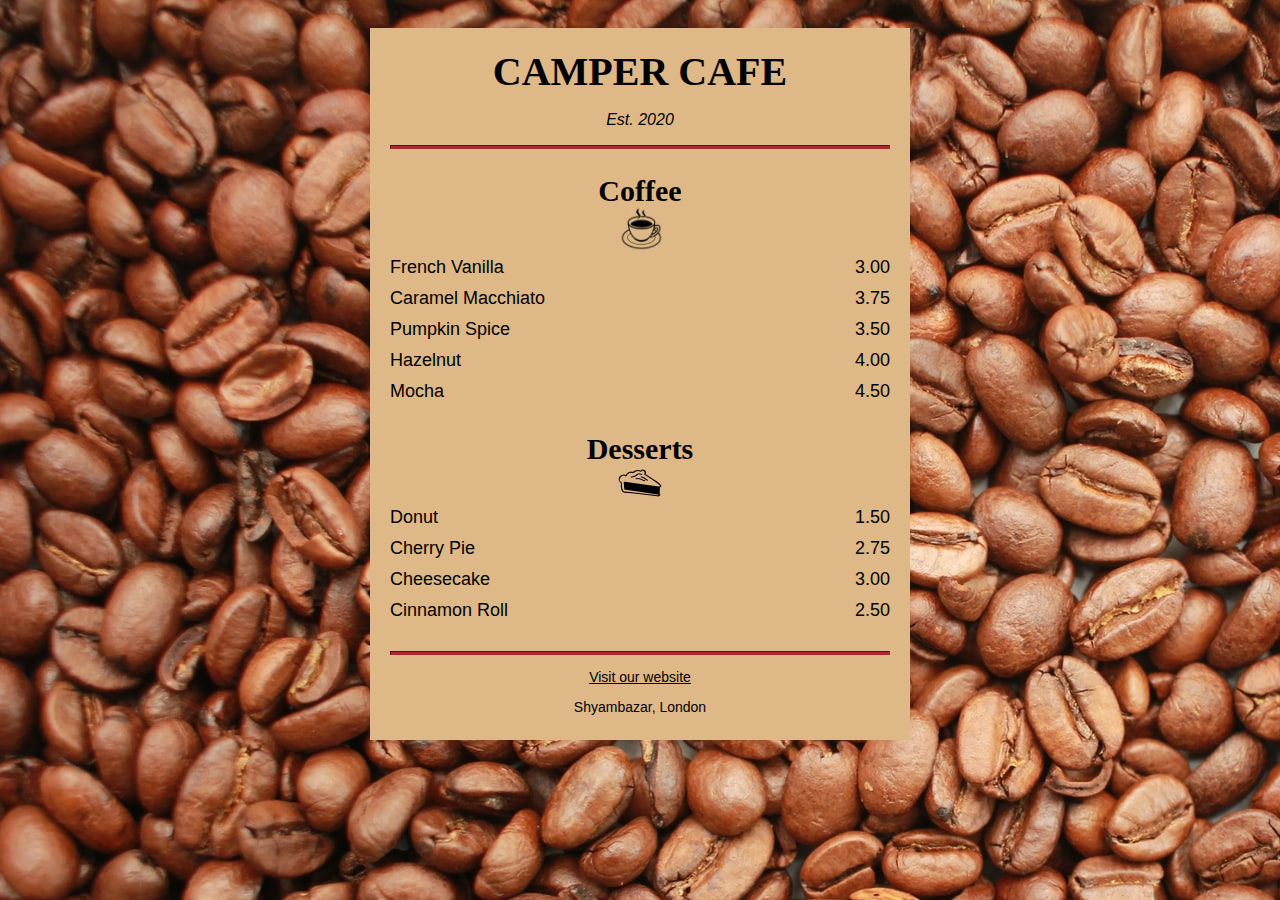
<file: Cafe/index.html>
<!DOCTYPE html>
<html lang="en">
  <head>
    <meta charset="utf-8" />
    <meta name="viewport" content="width=device-width, initial-scale=1.0" />
    <title>Cafe Menu</title>
    <link href="styles.css" rel="stylesheet"/>
  </head>
  <body>
    <div class="menu">
      <main>
        <h1>CAMPER CAFE</h1>
        <p class="established">Est. 2020</p>
        <hr>
        <section>
          <h2>Coffee</h2>
          <img src="./public/coffee.jpg" alt="coffee icon"/>
          <article class="item">
            <p class="flavor">French Vanilla</p><p class="price">3.00</p>
          </article>
          <article class="item">
            <p class="flavor">Caramel Macchiato</p><p class="price">3.75</p>
          </article>
          <article class="item">
            <p class="flavor">Pumpkin Spice</p><p class="price">3.50</p>
          </article>
          <article class="item">
            <p class="flavor">Hazelnut</p><p class="price">4.00</p>
          </article>
          <article class="item">
            <p class="flavor">Mocha</p><p class="price">4.50</p>
          </article>
        </section>
        <section>
          <h2>Desserts</h2>
          <img src="./public/pie.jpg" alt="pie icon"/>
          <article class="item">
            <p class="dessert">Donut</p><p class="price">1.50</p>
          </article>
          <article class="item">
            <p class="dessert">Cherry Pie</p><p class="price">2.75</p>
          </article>
          <article class="item">
            <p class="dessert">Cheesecake</p><p class="price">3.00</p>
          </article>
          <article class="item">
            <p class="dessert">Cinnamon Roll</p><p class="price">2.50</p>
          </article>
        </section>
      </main>
      <hr class="bottom-line">
      <footer>
        <p>
          <a href="https://www.github.com/aradhita2001" target="_blank">Visit our website</a>
        </p>
        <p class="address">Shyambazar, London</p>
      </footer>
    </div>
  </body>
</html>
</file>
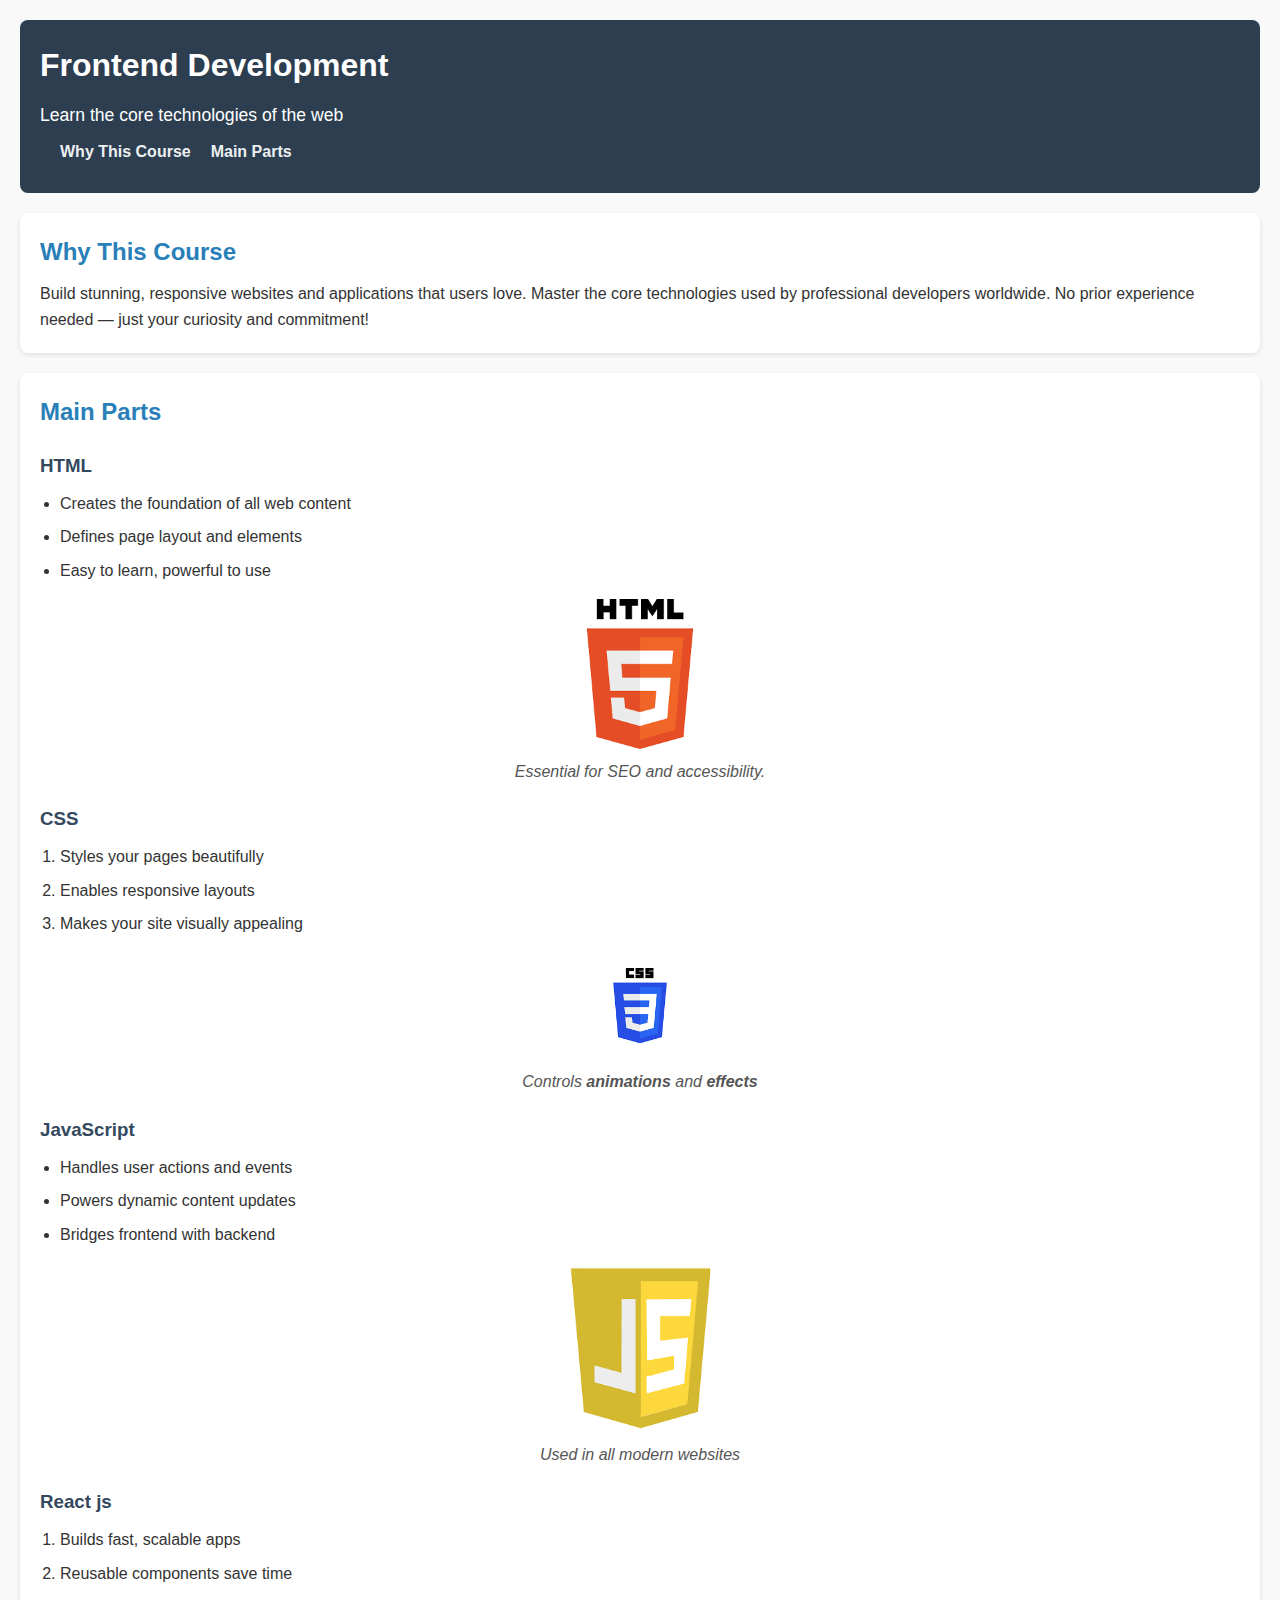
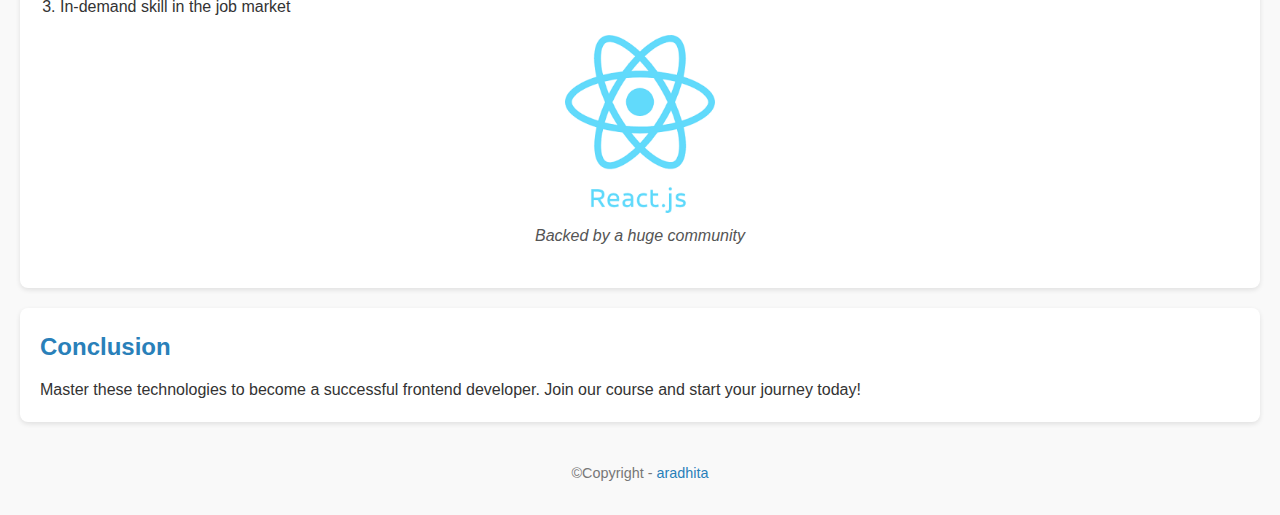
<file: First/index.html>
<!DOCTYPE html>

<html lang="en">

<head>
    <meta charset="UTF-8">
    <meta name="viewport" content="width=device-width, initial-scale=1.0">
    <link rel="stylesheet" href="style.css">
    <title>CatPhotoApp</title>
</head>

<body>
    <header>
        <h1>Frontend Development</h1>
        <p>Learn the core technologies of the web</p>
        <nav>
            <ul>
                <li><a href="#why-this-course">Why This Course</a></li>
                <li><a href="#main-parts">Main Parts</a></li>
            </ul>
        </nav>
    </header>
    <main>

        <section id="why-this-course">
            <h2>Why This Course</h2>
            <p>Build stunning, responsive websites and applications that users love.
                Master the core technologies used by professional developers worldwide.
                No prior experience needed — just your curiosity and commitment!
            </p>
            
        </section>
        <section id="main-parts">
            <h2>Main Parts</h2>
            <h3>HTML</h3>
            <ul>
                <li>Creates the foundation of all web content</li>
                <li>Defines page layout and elements</li>
                <li>Easy to learn, powerful to use</li>
            </ul>
            <figure>
                <img src="./public/html.png" alt="HTML logo">
                <figcaption>Essential for <em>SEO</em> and <em>accessibility</em>.</figcaption>
            </figure>
            <h3>CSS</h3>
            <ol>
                <li>Styles your pages beautifully</li>
                <li>Enables responsive layouts</li>
                <li>Makes your site visually appealing</li>
            </ol>
            <figure>
                <img src="./public/css.png" alt="CSS logo">
                <figcaption>Controls <strong>animations</strong> and <strong>effects</strong></figcaption>
            </figure>
            <h3>JavaScript</h3>
            <ul>
                <li>Handles user actions and events</li>
                <li>Powers dynamic content updates</li>
                <li>Bridges frontend with backend</li>
            </ul>
            <figure>
                <img src="./public/js.png" alt="JS logo">
                <figcaption>Used in all modern websites</figcaption>
            </figure>
            <h3>React js</h3>
            <ol>
                <li>Builds fast, scalable apps</li>
                <li>Reusable components save time</li>
                <li>In-demand skill in the job market</li>
            </ol>
            <figure>
                <img src="./public/react.png" alt="React logo">
                <figcaption>Backed by a huge community</figcaption>
            </figure>
        </section>
        <section>
            <h2>Conclusion</h2>
            <p>Master these technologies to become a successful frontend developer.
                Join our course and start your journey today!
            </p>
    </main>
    <footer>
        <p>
            &copy;Copyright - <a href="https://github.com/aradhita2001">aradhita</a>
        </p>
    </footer>
</body>

</html>
</file>
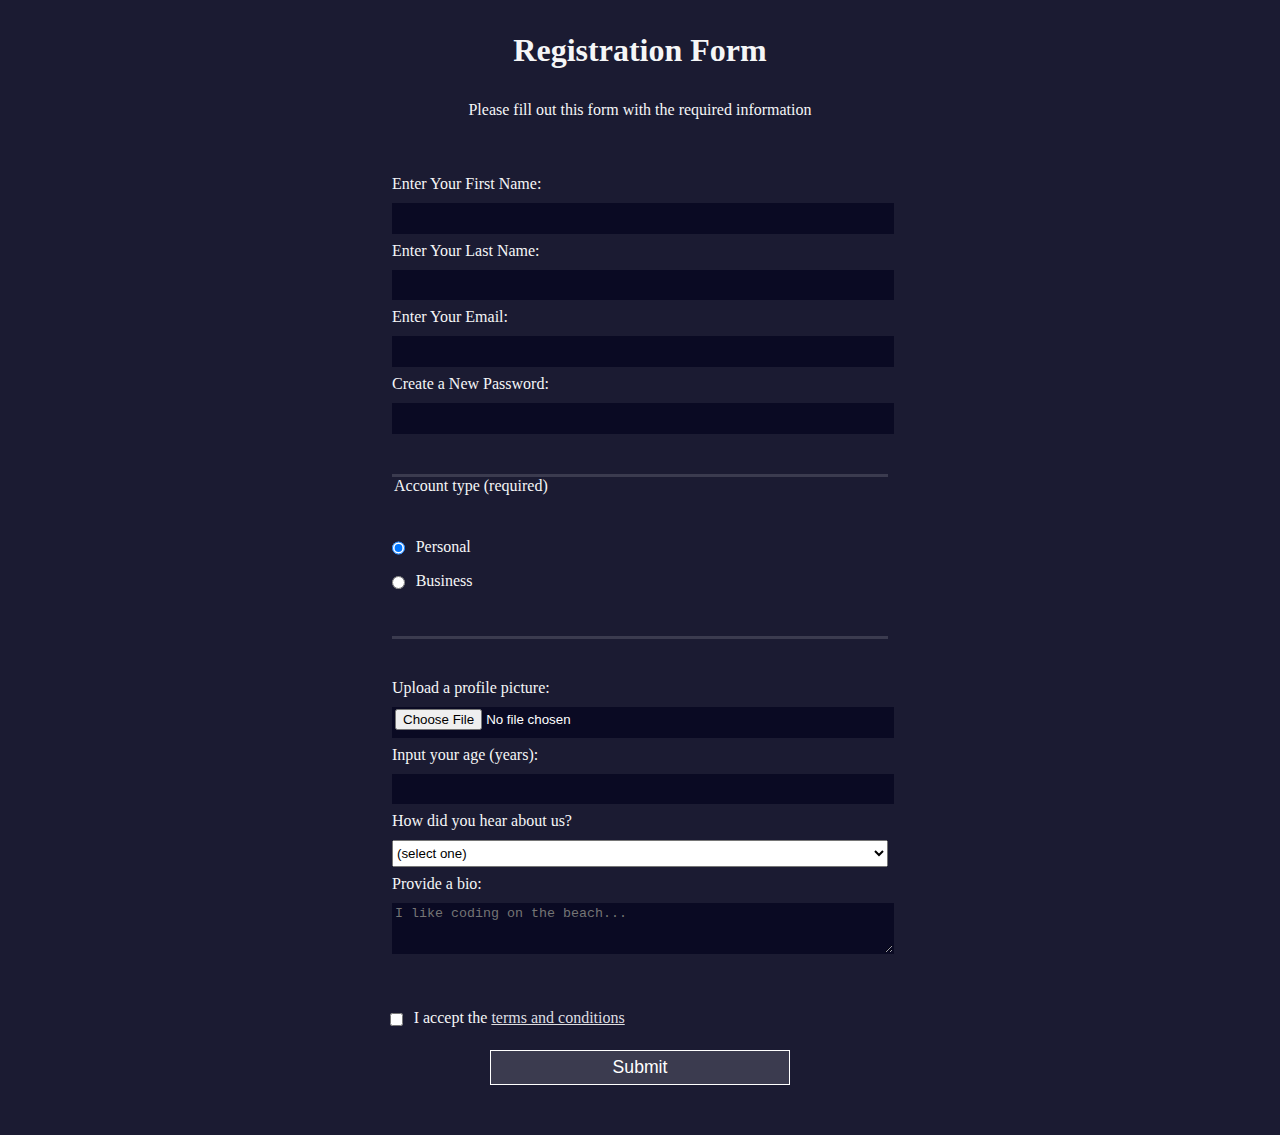
<file: Form/index.html>
<!DOCTYPE html>
<html lang="en">

<head>
    <meta charset="UTF-8">
    <meta name="viewport" content="width=device-width, initial-scale=1.0">
    <title>Registration Form</title>
    <link rel="stylesheet" href="styles.css" />
</head>

<body>
    <h1>Registration Form</h1>
    <p>Please fill out this form with the required information</p>
    <form id="form" method="post" > <!-- action='https://fakeapi.in/register' -->
        <fieldset>
            <label for="first-name">
                Enter Your First Name: <input id="first-name" name="first-name" type="text" required />
            </label>
            <label for="last-name">
                Enter Your Last Name: <input id="last-name" name="last-name" type="text" required />
            </label>
            <label for="email">
                Enter Your Email: <input id="email" name="email" type="email" required />
            </label>
            <label for="new-password">
                Create a New Password: <input id="new-password" name="new-password" type="password"
                    pattern="[A-Za-z0-9]{8,}" required />
            </label>
        </fieldset>
        <fieldset>
            <legend>Account type (required)</legend>
            <label for="personal-account">
                <input id="personal-account" type="radio" name="account-type" class="inline" checked /> Personal
            </label>
            <label for="business-account">
                <input id="business-account" type="radio" name="account-type" class="inline" /> Business
            </label>
        </fieldset>
        <fieldset>
            <label for="profile-picture">
                Upload a profile picture: <input id="profile-picture" type="file" name="file" />
            </label>
            <label for="age">
                Input your age (years): <input id="age" type="number" name="age" min="13" max="120" />
            </label>
            <label for="referrer">
                How did you hear about us?
                <select id="referrer" name="referrer">
                    <option value="">(select one)</option>
                    <option value="1">freeCodeCamp News</option>
                    <option value="2">freeCodeCamp YouTube Channel</option>
                    <option value="3">freeCodeCamp Forum</option>
                    <option value="4">Other</option>
                </select>
            </label>
            <label for="bio">
                Provide a bio:
                <textarea id="bio" name="bio" rows="3" cols="30" placeholder="I like coding on the beach..."></textarea>
            </label>
        </fieldset>
        <label for="terms-and-conditions">
            <input class="inline" id="terms-and-conditions" type="checkbox" required name="terms-and-conditions" /> I accept the <a href="tnc.html">terms and conditions</a>
        </label>
        <input id="submit" type="submit" value="Submit" />
    </form>

     <script>
        // Prevent form submission on button click
        document
            .getElementById("form")
            .addEventListener("submit", function (event) {
                event.preventDefault();
                console.log("Form submitted!");
                
            });
    </script>
</body>

</html>
</file>
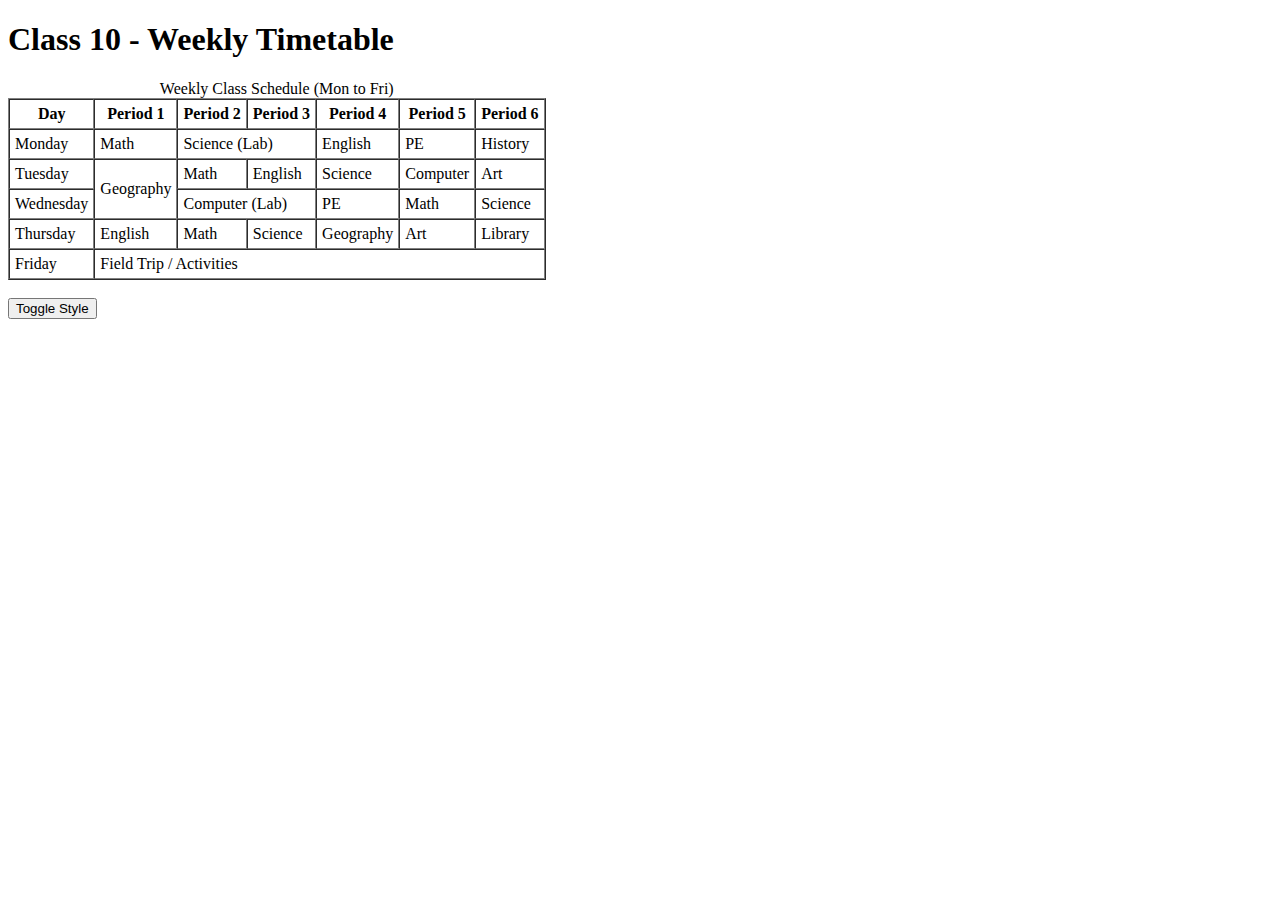
<file: Table/index.html>
<!DOCTYPE html>
<html lang="en">

<head>
    <meta charset="UTF-8">
    <meta name="viewport" content="width=device-width, initial-scale=1.0">
    <title>Document</title>
    <script src="js/script.js" defer></script>
</head>

<body>

    <h1>Class 10 - Weekly Timetable</h1>

    <table border="outline=1" cellpadding="5" cellspacing="0" id="timetable">
        <caption>Weekly Class Schedule (Mon to Fri)</caption>
        <thead>
            <tr>
                <th>Day</th>
                <th>Period 1</th>
                <th>Period 2</th>
                <th>Period 3</th>
                <th>Period 4</th>
                <th>Period 5</th>
                <th>Period 6</th>
            </tr>
        </thead>
        <tbody>
            <tr>
                <td>Monday</td>
                <td>Math</td>
                <td colspan="2">Science (Lab)</td>
                <td>English</td>
                <td>PE</td>
                <td>History</td>
            </tr>
            <tr>
                <td>Tuesday</td>
                <td rowspan="2">Geography</td>
                <td>Math</td>
                <td>English</td>
                <td>Science</td>
                <td>Computer</td>
                <td>Art</td>
            </tr>
            <tr>
                <td>Wednesday</td>
                <td colspan="2">Computer (Lab)</td>
                <td>PE</td>
                <td>Math</td>
                <td>Science</td>
            </tr>
            <tr>
                <td>Thursday</td>
                <td>English</td>
                <td>Math</td>
                <td>Science</td>
                <td>Geography</td>
                <td>Art</td>
                <td>Library</td>
            </tr>
            <tr>
                <td>Friday</td>
                <td colspan="6">Field Trip / Activities</td>
            </tr>
        </tbody>
    </table>
    <br />
    <button id="toggle-style" type="button">Toggle Style</button>
</body>

</html>
</file>
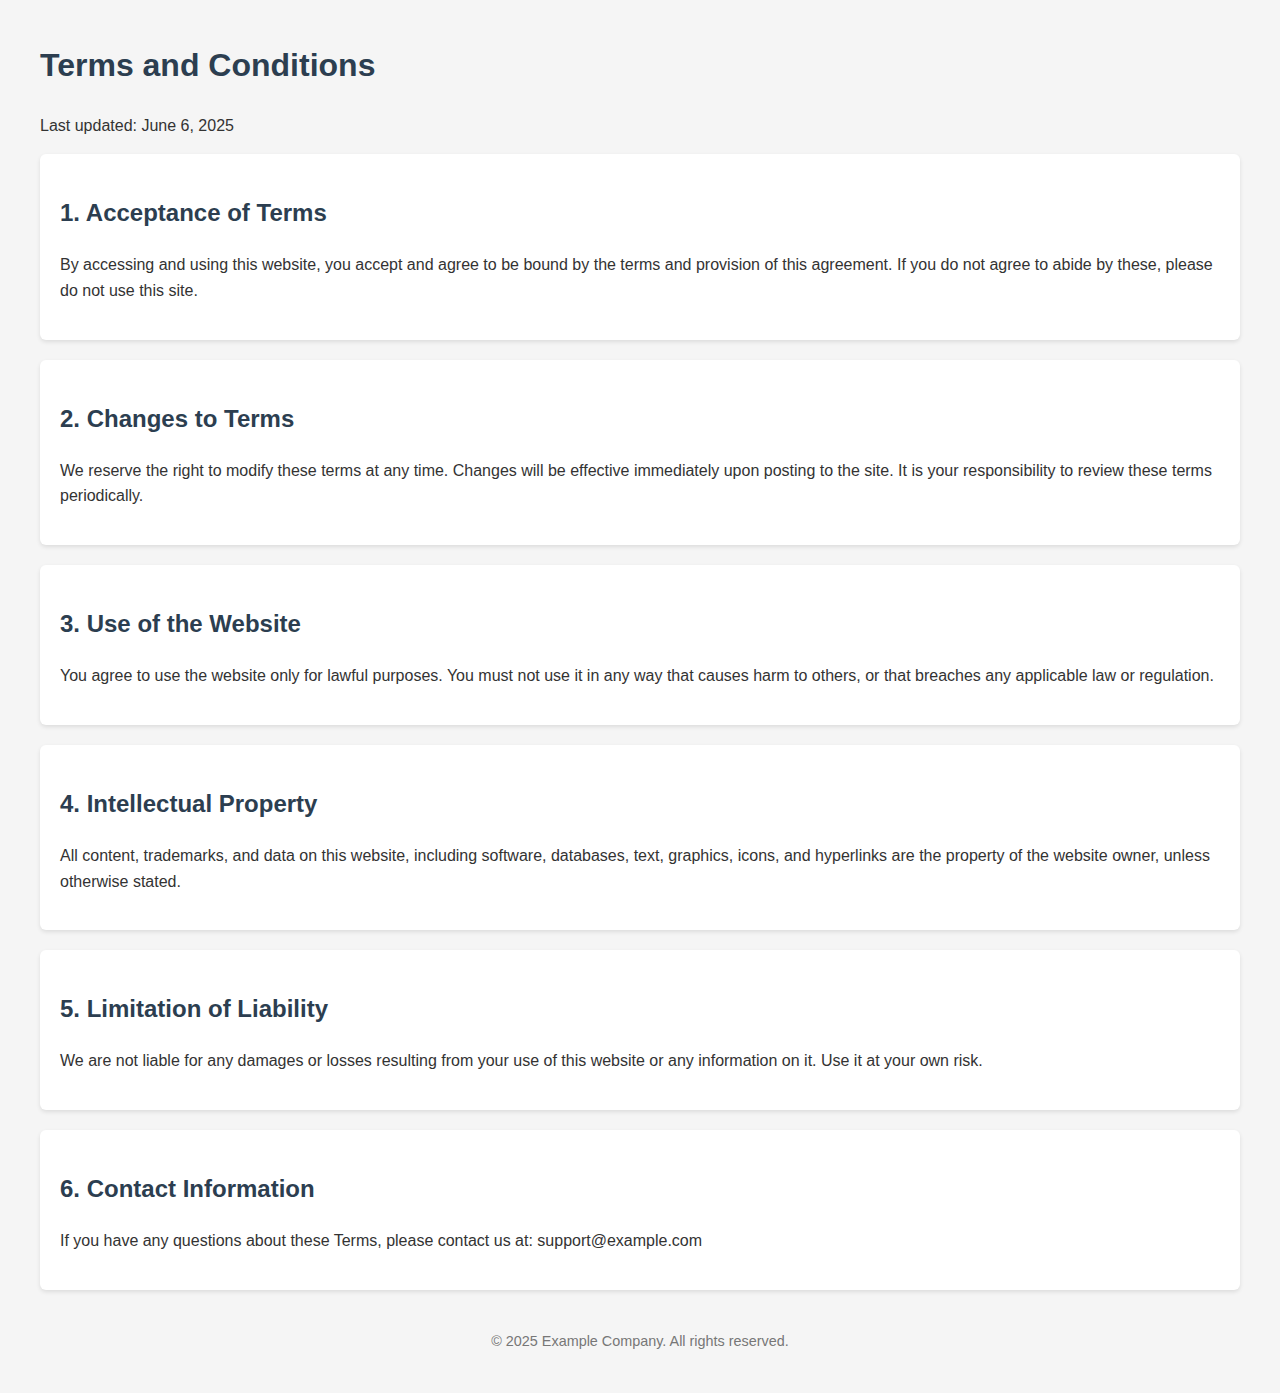
<file: Form/tnc.html>
<!DOCTYPE html>
<html lang="en">

<head>
    <meta charset="UTF-8">
    <meta name="viewport" content="width=device-width, initial-scale=1.0">
    <title>Terms and Conditions</title>
    <style>
        body {
            font-family: Arial, sans-serif;
            margin: 40px;
            line-height: 1.6;
            background-color: #f5f5f5;
            color: #333;
        }

        h1, h2 {
            color: #2c3e50;
        }

        section {
            background-color: #fff;
            padding: 20px;
            margin-bottom: 20px;
            border-radius: 6px;
            box-shadow: 0 2px 4px rgba(0, 0, 0, 0.1);
        }

        footer {
            text-align: center;
            margin-top: 40px;
            font-size: 0.9em;
            color: #777;
        }
    </style>
</head>

<body>
    <header>
        <h1>Terms and Conditions</h1>
        <p>Last updated: June 6, 2025</p>
    </header>

    <main>
        <section>
            <h2>1. Acceptance of Terms</h2>
            <p>By accessing and using this website, you accept and agree to be bound by the terms and provision of this agreement. If you do not agree to abide by these, please do not use this site.</p>
        </section>

        <section>
            <h2>2. Changes to Terms</h2>
            <p>We reserve the right to modify these terms at any time. Changes will be effective immediately upon posting to the site. It is your responsibility to review these terms periodically.</p>
        </section>

        <section>
            <h2>3. Use of the Website</h2>
            <p>You agree to use the website only for lawful purposes. You must not use it in any way that causes harm to others, or that breaches any applicable law or regulation.</p>
        </section>

        <section>
            <h2>4. Intellectual Property</h2>
            <p>All content, trademarks, and data on this website, including software, databases, text, graphics, icons, and hyperlinks are the property of the website owner, unless otherwise stated.</p>
        </section>

        <section>
            <h2>5. Limitation of Liability</h2>
            <p>We are not liable for any damages or losses resulting from your use of this website or any information on it. Use it at your own risk.</p>
        </section>

        <section>
            <h2>6. Contact Information</h2>
            <p>If you have any questions about these Terms, please contact us at: support@example.com</p>
        </section>
    </main>

    <footer>
        &copy; 2025 Example Company. All rights reserved.
    </footer>
</body>

</html>
</file>
<file: Cafe/styles.css>
body {
  background-image: url(./public/beans.jpg);
  font-family: sans-serif;
  padding: 20px;
}

h1 {
  font-size: 40px;
  margin-top: 0;
  margin-bottom: 15px;
}

h2 {
  font-size: 30px;
}

.established {
  font-style: italic;
}

h1, h2, p {
  text-align: center;
}

.menu {
  width: 80%;
  background-color: burlywood;
  margin-left: auto;
  margin-right: auto;
  padding: 20px;
  max-width: 500px;
}

img {
  display: block;
  margin-left: auto;
  margin-right: auto;
  margin-top: -25px;
}

hr {
  height: 2px;
  background-color: brown;
  border-color: brown;
}

.bottom-line {
  margin-top: 25px;
}

h1, h2 {
  font-family: Impact, serif;
}

.item p {
  display: inline-block;
  margin-top: 5px;
  margin-bottom: 5px;
  font-size: 18px;
}

.flavor, .dessert {
  text-align: left;
  width: 75%;
}

.price {
  text-align: right;
  width: 25%;
}

/* FOOTER */

footer {
  font-size: 14px;
}

.address {
  margin-bottom: 5px;
}

a {
  color: black;
}

a:visited {
  color: black;
}

a:hover {
  color: brown;
}

a:active {
  color: brown;
}
</file>
<file: First/style.css>
/* Base settings */
* {
    margin: 0;
    padding: 0;
    box-sizing: border-box;
}

body {
    font-family: Arial, sans-serif;
    line-height: 1.6;
    background-color: #f9f9f9;
    color: #333;
    padding: 20px;
}

/* Header section */
header {
    background-color: #2c3e50;
    color: white;
    padding: 20px;
    border-radius: 8px;
    margin-bottom: 20px;
}

header h1 {
    font-size: 2rem;
}

header p {
    margin-top: 10px;
    font-size: 1.1rem;
}

nav ul {
    list-style: none;
    display: flex;
    gap: 20px;
    margin-top: 10px;
}

nav ul li a {
    color: #ecf0f1;
    text-decoration: none;
    font-weight: bold;
}

nav ul li a:hover {
    text-decoration: underline;
}

/* Main content */
main section {
    background-color: white;
    padding: 20px;
    border-radius: 8px;
    margin-bottom: 20px;
    box-shadow: 0 2px 5px rgba(0,0,0,0.1);
}

main h2 {
    color: #2980b9;
    margin-bottom: 10px;
}

main h3 {
    margin-top: 20px;
    color: #34495e;
}

/* Lists */
ul, ol {
    margin-left: 20px;
    margin-top: 10px;
}

li {
    margin-bottom: 8px;
}

/* Images and figures */
figure {
    margin-top: 15px;
    margin-bottom: 20px;
    text-align: center;
}

figure img {
    max-width: 150px;
    height: auto;
    display: block;
    margin: 0 auto 10px auto;
}

figcaption {
    font-style: italic;
    color: #555;
}

/* Footer */
footer {
    text-align: center;
    margin-top: 30px;
    padding: 10px;
    font-size: 0.9rem;
    color: #777;
}

footer a {
    color: #2980b9;
    text-decoration: none;
}

footer a:hover {
    text-decoration: underline;
}

/* Responsive adjustments */
@media (max-width: 600px) {
    nav ul {
        flex-direction: column;
        gap: 10px;
    }

    header h1 {
        font-size: 1.5rem;
    }

    main {
        padding: 10px;
    }
}
</file>
<file: Form/styles.css>
body {
  width: 100%;
  height: 100vh;
  margin: 0;
  background-color: #1b1b32;
  color: #f5f6f7;
  font-family: Tahoma;
  font-size: 16px;
}

h1, p {
  margin: 1em auto;
  text-align: center;
}

form {
  width: 60vw;
  max-width: 500px;
  min-width: 300px;
  margin: 0 auto;
  padding-bottom: 2em;
}

fieldset {
  border: none;
  padding: 2rem 0;
  border-bottom: 3px solid #3b3b4f;
}

fieldset:last-of-type {
  border-bottom: none;
}

label {
  display: block;
  margin: 0.5rem 0;
}

input,
textarea,
select {
  margin: 10px 0 0 0;
  width: 100%;
  min-height: 2em;
}

input, textarea {
  background-color: #0a0a23;
  border: 1px solid #0a0a23;
  color: #ffffff;
}

.inline {
  width: unset;
  margin: 0 0.5em 0 0;
  vertical-align: middle;
}

input[type="submit"] {
  display: block;
  width: 60%;
  margin: 1em auto;
  height: 2em;
  font-size: 1.1rem;
  background-color: #3b3b4f;
  border-color: white;
  min-width: 300px;
}

input[type="file"] {
  padding: 1px 2px;
}

a {
  color: #dfdfe2
}
</file>
